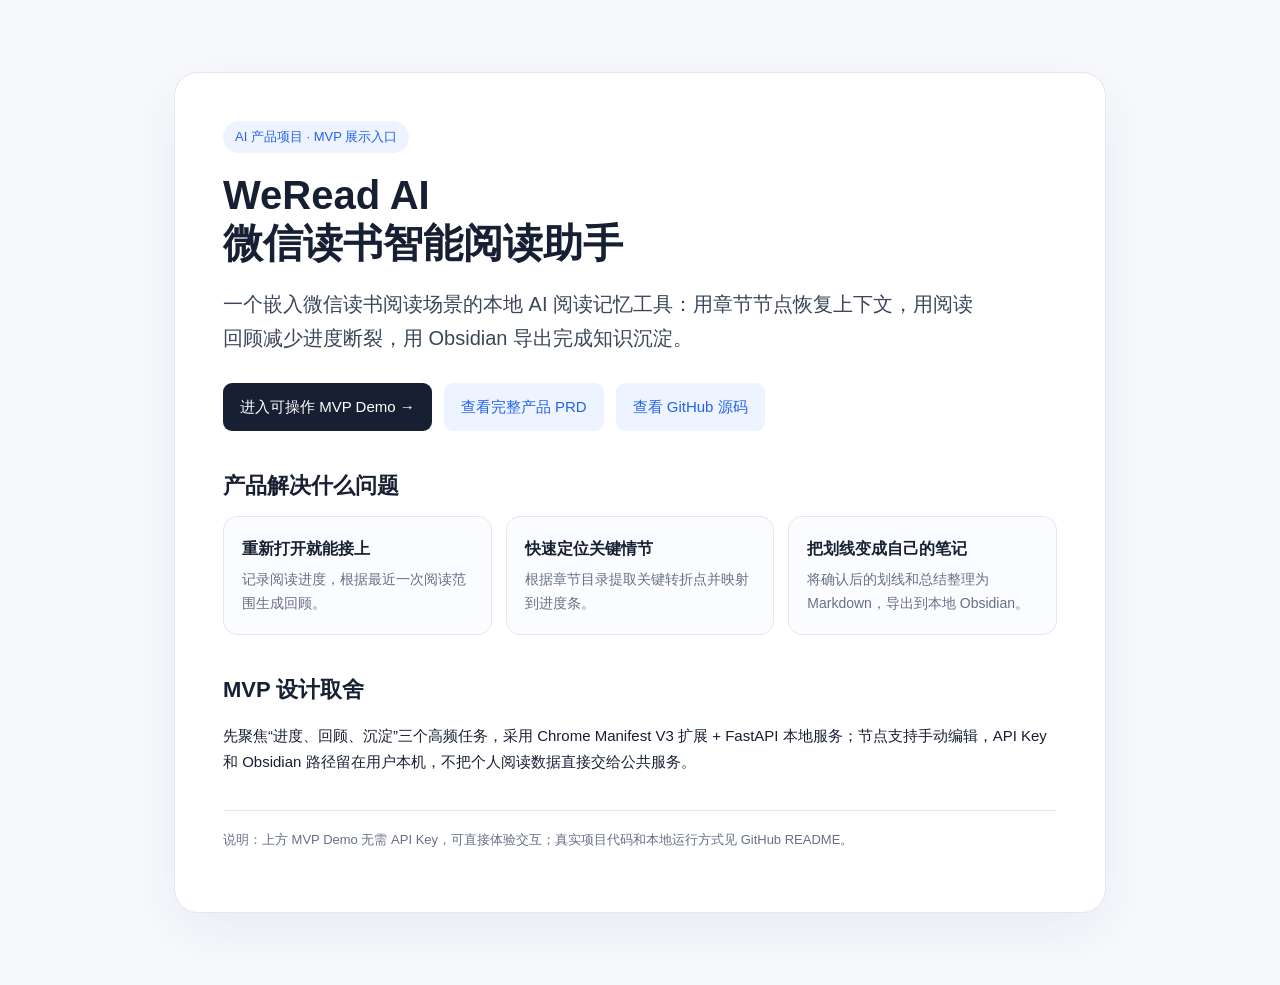
<file: index.html>
<!doctype html>
<html lang="zh-CN">
<head>
  <meta charset="utf-8" />
  <meta name="viewport" content="width=device-width, initial-scale=1" />
  <title>WeRead AI · 微信读书智能阅读助手</title>
  <style>
    :root{--ink:#172033;--muted:#667085;--blue:#2563eb;--line:#e5e7eb;--bg:#f7f9fc}
    *{box-sizing:border-box}body{margin:0;background:var(--bg);color:var(--ink);font:15px/1.7 -apple-system,BlinkMacSystemFont,"PingFang SC","Helvetica Neue",Arial,sans-serif}
    .wrap{max-width:980px;margin:0 auto;padding:72px 24px}.hero{background:#fff;border:1px solid var(--line);border-radius:24px;padding:48px;box-shadow:0 18px 55px #1f3b6812}h1{font-size:40px;line-height:1.2;margin:0 0 14px}h2{font-size:22px;margin:36px 0 12px}.lead{font-size:20px;color:#3b4659;max-width:760px}.tag{display:inline-block;color:var(--blue);background:#edf3ff;border-radius:999px;padding:5px 12px;font-size:13px;margin-bottom:18px}.grid{display:grid;grid-template-columns:repeat(3,1fr);gap:14px}.card{border:1px solid var(--line);border-radius:14px;padding:18px;background:#fbfcff}.card h3{margin:0 0 6px;font-size:16px}.card p{margin:0;color:var(--muted);font-size:14px}.actions{display:flex;gap:12px;flex-wrap:wrap;margin-top:28px}a.button{display:inline-block;text-decoration:none;border-radius:9px;padding:11px 17px;background:var(--ink);color:white}a.button.alt{background:#edf3ff;color:var(--blue)}.note{color:var(--muted);font-size:13px;border-top:1px solid var(--line);margin-top:36px;padding-top:18px}@media(max-width:700px){.hero{padding:28px}.grid{grid-template-columns:1fr}h1{font-size:32px}.lead{font-size:17px}}
  </style>
</head>
<body><main class="wrap"><section class="hero">
  <span class="tag">AI 产品项目 · MVP 展示入口</span>
  <h1>WeRead AI<br>微信读书智能阅读助手</h1>
  <p class="lead">一个嵌入微信读书阅读场景的本地 AI 阅读记忆工具：用章节节点恢复上下文，用阅读回顾减少进度断裂，用 Obsidian 导出完成知识沉淀。</p>
  <div class="actions"><a class="button" href="demo/">进入可操作 MVP Demo →</a><a class="button alt" href="PRD.md">查看完整产品 PRD</a><a class="button alt" href="https://github.com/58wpg9fr7d-code/weread-ai-reading-assistant">查看 GitHub 源码</a></div>
  <h2>产品解决什么问题</h2><div class="grid"><div class="card"><h3>重新打开就能接上</h3><p>记录阅读进度，根据最近一次阅读范围生成回顾。</p></div><div class="card"><h3>快速定位关键情节</h3><p>根据章节目录提取关键转折点并映射到进度条。</p></div><div class="card"><h3>把划线变成自己的笔记</h3><p>将确认后的划线和总结整理为 Markdown，导出到本地 Obsidian。</p></div></div>
  <h2>MVP 设计取舍</h2><p>先聚焦“进度、回顾、沉淀”三个高频任务，采用 Chrome Manifest V3 扩展 + FastAPI 本地服务；节点支持手动编辑，API Key 和 Obsidian 路径留在用户本机，不把个人阅读数据直接交给公共服务。</p>
  <p class="note">说明：上方 MVP Demo 无需 API Key，可直接体验交互；真实项目代码和本地运行方式见 GitHub README。</p>
</section></main></body></html>
</file>
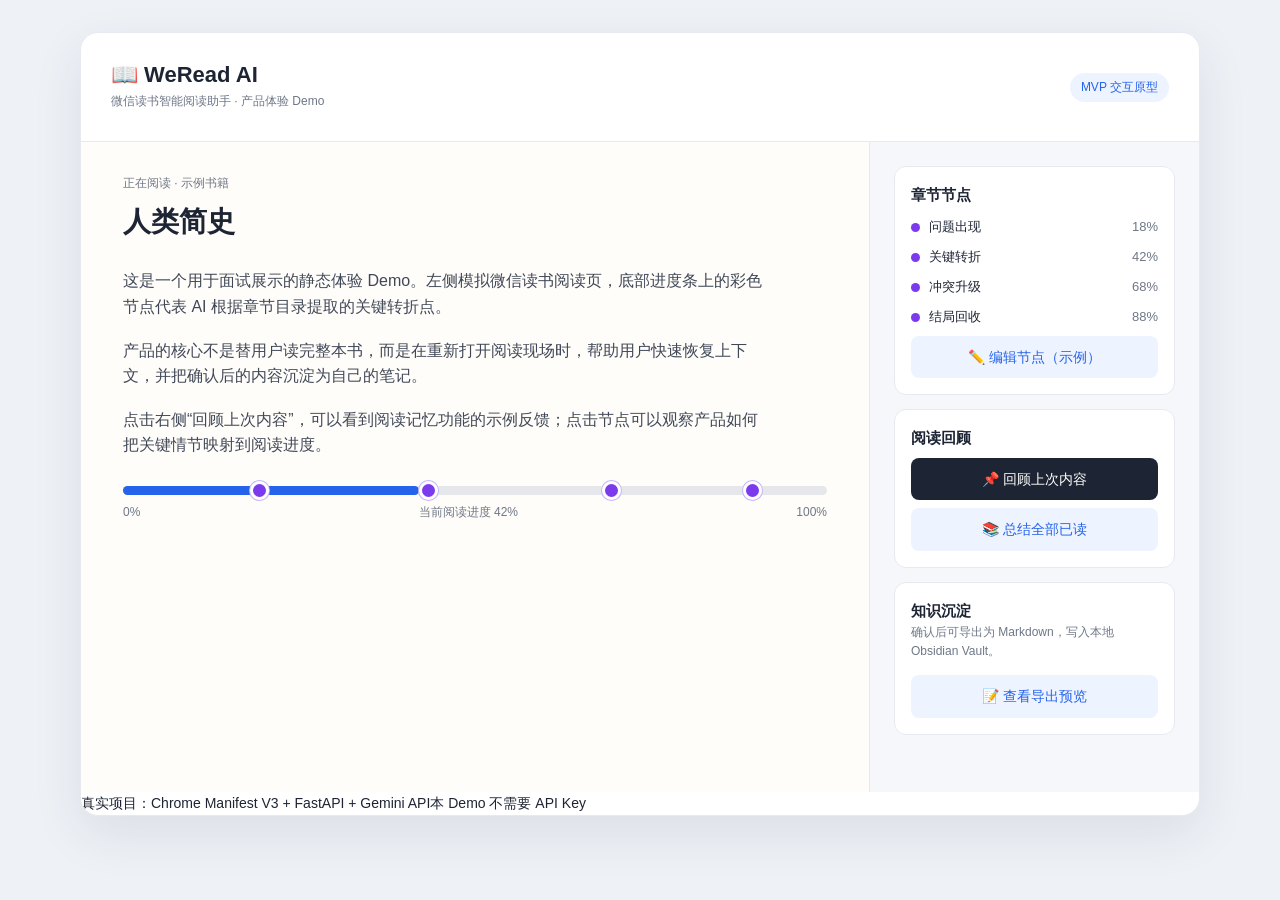
<file: demo/index.html>
<!doctype html>
<html lang="zh-CN">
<head>
  <meta charset="utf-8" />
  <meta name="viewport" content="width=device-width, initial-scale=1" />
  <title>WeRead AI · 产品体验 Demo</title>
  <style>
    :root { --ink:#1d2433; --muted:#6e7787; --line:#e6e9ef; --blue:#2563eb; --soft:#f5f7fb; --green:#0f9f6e; }
    * { box-sizing:border-box; }
    body { margin:0; background:#eef1f6; color:var(--ink); font:14px/1.6 -apple-system,BlinkMacSystemFont,"PingFang SC","Helvetica Neue",Arial,sans-serif; }
    .shell { max-width:1120px; margin:32px auto; background:#fff; border:1px solid var(--line); border-radius:18px; overflow:hidden; box-shadow:0 18px 50px #27324b18; }
    header { padding:24px 30px; display:flex; justify-content:space-between; align-items:center; border-bottom:1px solid var(--line); }
    h1,h2,h3,p { margin:0; } h1 { font-size:22px; } h2 { font-size:18px; margin-bottom:14px; } h3 { font-size:15px; }
    .tag { color:var(--blue); background:#edf3ff; border-radius:999px; padding:5px 11px; font-size:12px; }
    .layout { display:grid; grid-template-columns:1fr 330px; min-height:650px; }
    .reader { padding:32px 42px; background:#fffdf9; }
    .eyebrow { color:var(--muted); font-size:12px; margin-bottom:6px; } .book { font-size:28px; margin-bottom:24px; }
    .chapter { max-width:650px; color:#404858; font-size:16px; } .chapter p { margin:0 0 18px; }
    .progress { position:relative; height:9px; background:#e5e7eb; border-radius:9px; margin:28px 0 8px; }
    .progress-fill { width:42%; height:100%; background:var(--blue); border-radius:9px; }
    .node { position:absolute; top:-5px; width:19px; height:19px; border:3px solid #fff; border-radius:50%; background:#7c3aed; box-shadow:0 0 0 1px #c4b5fd; cursor:pointer; }
    .node:hover { transform:scale(1.2); } .legend { display:flex; justify-content:space-between; color:var(--muted); font-size:12px; }
    aside { padding:24px; background:var(--soft); border-left:1px solid var(--line); }
    .card { background:#fff; border:1px solid var(--line); border-radius:12px; padding:16px; margin-bottom:14px; }
    .node-list { display:grid; gap:9px; margin-top:10px; } .node-row { display:flex; gap:9px; align-items:center; font-size:13px; }
    .dot { width:9px; height:9px; border-radius:50%; background:#7c3aed; } .pct { margin-left:auto; color:var(--muted); }
    button { width:100%; padding:10px 12px; border:0; border-radius:8px; background:var(--ink); color:white; cursor:pointer; font:inherit; margin-top:8px; }
    button.secondary { background:#edf3ff; color:var(--blue); } button:hover { opacity:.86; }
    .result { margin-top:12px; padding:11px; background:#f8fafc; border-radius:8px; color:#4b5563; font-size:13px; display:none; }
    .footer { padding:18px 30px; border-top:1px solid var(--line); color:var(--muted); font-size:12px; display:flex; justify-content:space-between; }
    @media (max-width:800px) { .layout { grid-template-columns:1fr; } aside { border-left:0; border-top:1px solid var(--line); } .reader { padding:24px; } }
  </style>
</head>
<body>
  <main class="shell">
    <header><div><h1>📖 WeRead AI</h1><p class="eyebrow">微信读书智能阅读助手 · 产品体验 Demo</p></div><span class="tag">MVP 交互原型</span></header>
    <section class="layout">
      <article class="reader">
        <p class="eyebrow">正在阅读 · 示例书籍</p><h2 class="book">人类简史</h2>
        <div class="chapter"><p>这是一个用于面试展示的静态体验 Demo。左侧模拟微信读书阅读页，底部进度条上的彩色节点代表 AI 根据章节目录提取的关键转折点。</p><p>产品的核心不是替用户读完整本书，而是在重新打开阅读现场时，帮助用户快速恢复上下文，并把确认后的内容沉淀为自己的笔记。</p><p>点击右侧“回顾上次内容”，可以看到阅读记忆功能的示例反馈；点击节点可以观察产品如何把关键情节映射到阅读进度。</p></div>
        <div class="progress"><div class="progress-fill"></div><span class="node" style="left:18%" title="问题出现"></span><span class="node" style="left:42%" title="关键转折"></span><span class="node" style="left:68%" title="冲突升级"></span><span class="node" style="left:88%" title="结局回收"></span></div>
        <div class="legend"><span>0%</span><span id="position">当前阅读进度 42%</span><span>100%</span></div>
      </article>
      <aside>
        <div class="card"><h3>章节节点</h3><div class="node-list"><div class="node-row"><i class="dot"></i>问题出现<span class="pct">18%</span></div><div class="node-row"><i class="dot"></i>关键转折<span class="pct">42%</span></div><div class="node-row"><i class="dot"></i>冲突升级<span class="pct">68%</span></div><div class="node-row"><i class="dot"></i>结局回收<span class="pct">88%</span></div></div><button class="secondary" id="edit">✏️ 编辑节点（示例）</button></div>
        <div class="card"><h3>阅读回顾</h3><button id="review">📌 回顾上次内容</button><button class="secondary" id="all">📚 总结全部已读</button><div class="result" id="result"></div></div>
        <div class="card"><h3>知识沉淀</h3><p class="eyebrow">确认后可导出为 Markdown，写入本地 Obsidian Vault。</p><button class="secondary" id="export">📝 查看导出预览</button><div class="result" id="exportResult"></div></div>
      </aside>
    </section>
    <footer><span>真实项目：Chrome Manifest V3 + FastAPI + Gemini API</span><span>本 Demo 不需要 API Key</span></footer>
  </main>
  <script>
    const result=document.querySelector('#result'), exportResult=document.querySelector('#exportResult');
    document.querySelector('#review').onclick=()=>{result.style.display='block';result.textContent='上次阅读：第 3 章 → 第 5 章。核心线索已进入冲突阶段，下一次可从“关键转折”节点继续。';};
    document.querySelector('#all').onclick=()=>{result.style.display='block';result.textContent='已读内容总结：故事完成了从问题出现到冲突升级的推进，当前建议关注结局如何回收前文线索。';};
    document.querySelector('#export').onclick=()=>{exportResult.style.display='block';exportResult.innerHTML='<strong>人类简史.md</strong><br>## 关键观点<br>已确认的划线内容将按主题整理，并保留在本地 Obsidian Vault。';};
    document.querySelector('#edit').onclick=()=>{document.querySelector('#edit').textContent='✅ 已进入编辑模式';};
    document.querySelectorAll('.node').forEach(n=>n.onclick=()=>{document.querySelector('#position').textContent='已定位到关键节点：'+n.title;});
  </script>
</body>
</html>
</file>
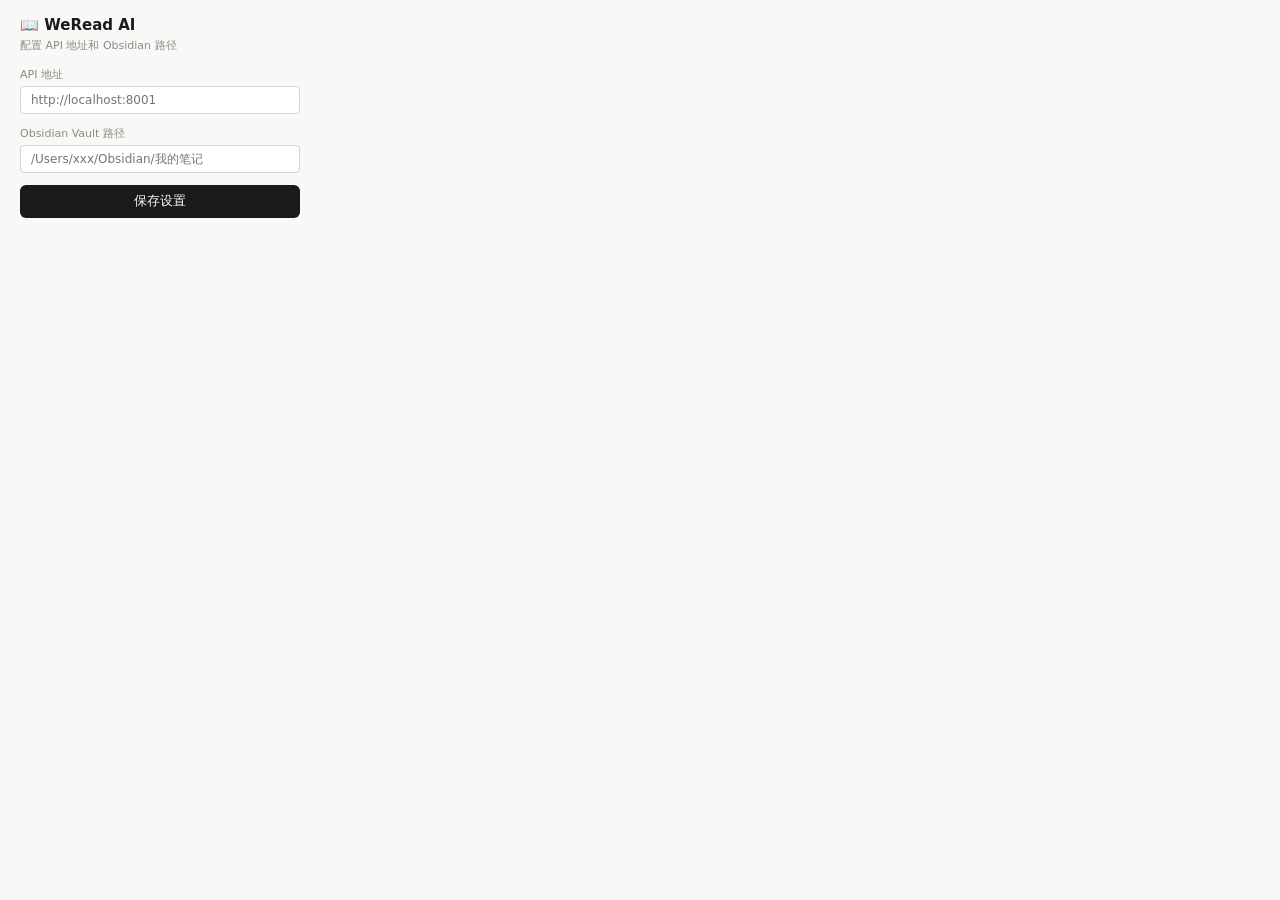
<file: weRead-extension/popup.html>
<!DOCTYPE html>
<html lang="zh-CN">
<head>
  <meta charset="UTF-8" />
  <meta name="viewport" content="width=device-width, initial-scale=1.0" />
  <title>WeRead AI</title>
  <style>
    :root {
      --bg: #F8F8F6;
      --text: #1A1A1A;
      --muted: #8B8A84;
      --border: #E8E4DD;
      --accent: #2563EB;
    }
    * { margin: 0; padding: 0; box-sizing: border-box; }
    html, body {
      font-family: 'PingFang SC', system-ui, sans-serif;
      font-size: 13px;
      color: var(--text);
      background: var(--bg);
      width: 320px;
      min-height: 200px;
    }
    .container { padding: 16px 20px; }
    .title {
      font-size: 15px;
      font-weight: 600;
      margin-bottom: 4px;
    }
    .subtitle {
      font-size: 11px;
      color: var(--muted);
      margin-bottom: 14px;
    }
    .field {
      margin-bottom: 12px;
    }
    .field label {
      display: block;
      font-size: 11px;
      color: var(--muted);
      margin-bottom: 4px;
    }
    .field input {
      width: 100%;
      padding: 6px 10px;
      font-size: 12px;
      border: 1px solid #D5D3CC;
      border-radius: 4px;
      background: #fff;
      font-family: inherit;
    }
    .field input:focus {
      outline: none;
      border-color: var(--accent);
    }
    .btn {
      width: 100%;
      padding: 8px 0;
      background: var(--text);
      color: var(--bg);
      border: none;
      border-radius: 6px;
      font-size: 12.5px;
      font-weight: 500;
      font-family: inherit;
      cursor: pointer;
    }
    .btn:hover { opacity: 0.85; }
    .status {
      font-size: 11px;
      color: #059669;
      margin-top: 8px;
      text-align: center;
      min-height: 16px;
    }
  </style>
</head>
<body>
  <div class="container">
    <div class="title">📖 WeRead AI</div>
    <div class="subtitle">配置 API 地址和 Obsidian 路径</div>

    <div class="field">
      <label>API 地址</label>
      <input id="api-url" type="text" placeholder="http://localhost:8001" />
    </div>
    <div class="field">
      <label>Obsidian Vault 路径</label>
      <input id="vault-path" type="text" placeholder="/Users/xxx/Obsidian/我的笔记" />
    </div>

    <button class="btn" id="save-btn">保存设置</button>
    <div class="status" id="status"></div>
  </div>

  <script src="popup.js"></script>
</body>
</html>
</file>
